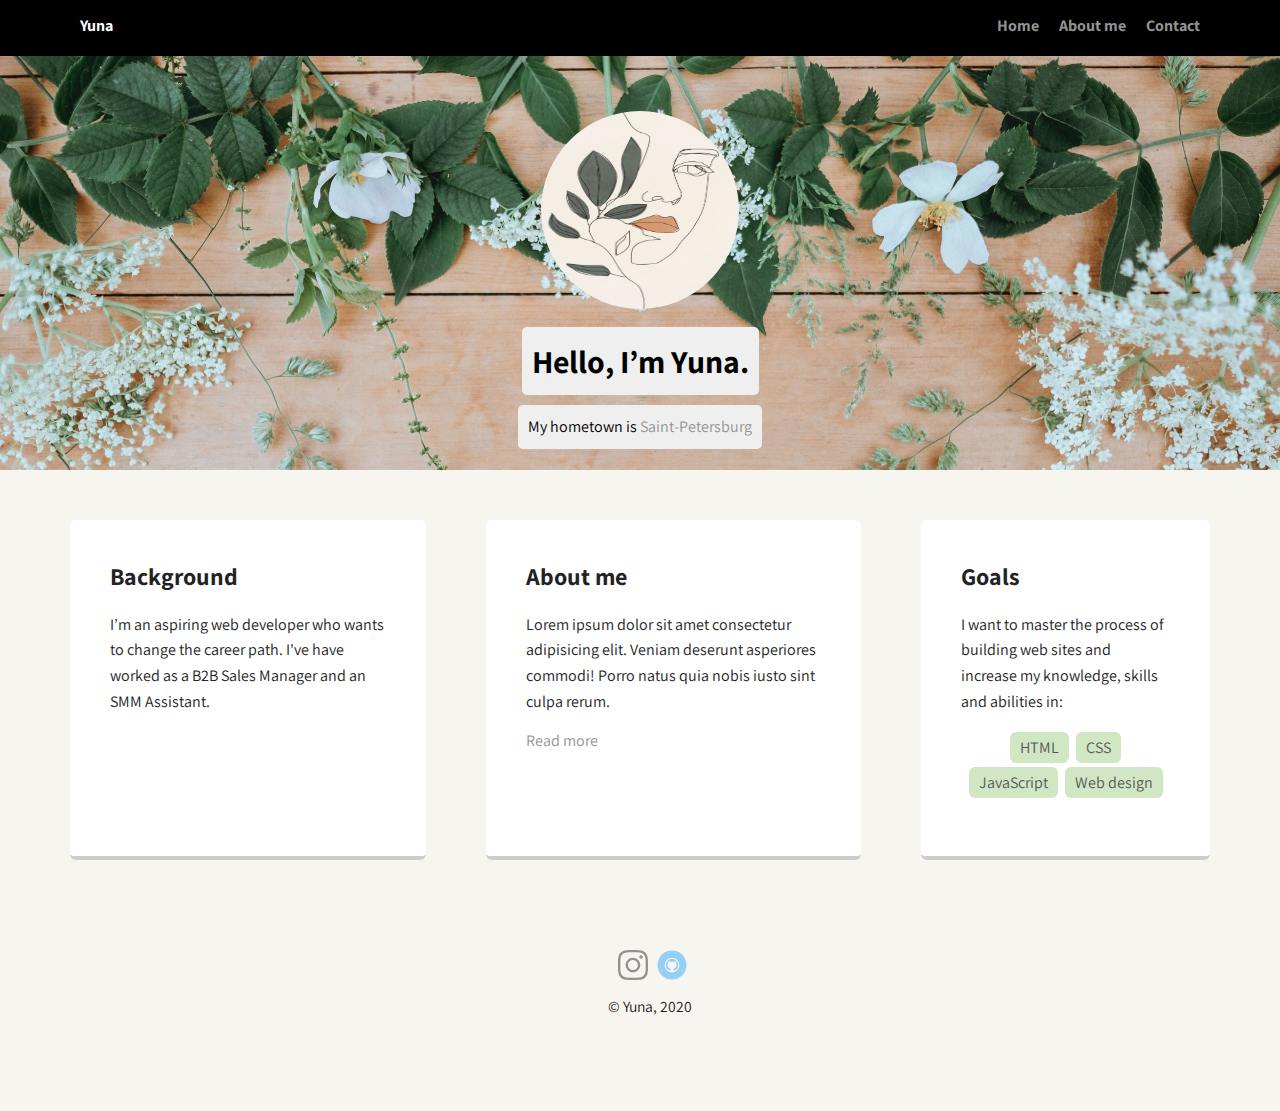
<file: Unit1/index.html>
<!doctype html>
<html lang="en">
<head>
  <meta charset="utf-8">
  <title>Yuna's Profile</title>
  <meta name="viewport" content="width=device-width, initial-scale=1.0">
  <link rel="stylesheet" href="styles.css">
  <link href="https://fonts.googleapis.com/css2?family=Assistant:wght@300&family=Poppins:wght@300&display=swap" rel="stylesheet">
</head>
  <body>

    <nav class="menu">
        <ul class="nav">
          <li class="name">Yuna</li>
          <li><a href="index.html">Home</a></li>
          <li><a href="about.html">About me</a></li>
          <li><a href="contact.html">Contact</a></li>
        </ul>
    </nav>

    <header>
      <img src="images/new-profile-pic.jpg" alt="Drawing of a girl" class="profile-image">
      <h1 class="tag name">Hello, I’m Yuna.</h1>
      <p class="tag location">My hometown is <a href="https://en.wikipedia.org/wiki/Saint_Petersburg" target="_blank">Saint-Petersburg</a></p>
    </header>

    <main class="flex">
      <section class="card">
        <h2>Background</h2>
        <p>I’m an aspiring web developer who wants to change the career path. I've have worked as a B2B Sales Manager and an SMM Assistant.</p>
      </section> 
      
      <section class="card">
        <h2>About me</h2>
        <p>Lorem ipsum dolor sit amet consectetur adipisicing elit. Veniam deserunt asperiores commodi! Porro natus quia nobis iusto sint culpa rerum.</p>
        <span><a href="about.html">Read more</a></span>
      </section> 

      <section class="card">
        <h2>Goals</h2>
        <p>I want to master the process of building web sites and increase my knowledge, skills and abilities in:</p>
        <ul class="skills">
          <li>HTML</li>
          <li>CSS</li>
          <li>JavaScript</li>
          <li>Web design</li>
        </ul>
      </section> 

    </main>
    <footer>
      <ul>
        <li><a href="https://instagram.com/ariuna.tumutova" class="social instagram" target="_blank">Instagram</a></li>
        <li><a href="https://github.com/AriunaTumutova" class="social github" target="_blank">Github</a></li>
      </ul>
      <p class="copyright">&copy; Yuna, 2020</p>
    </footer>
  </body>
  </html>
</file>
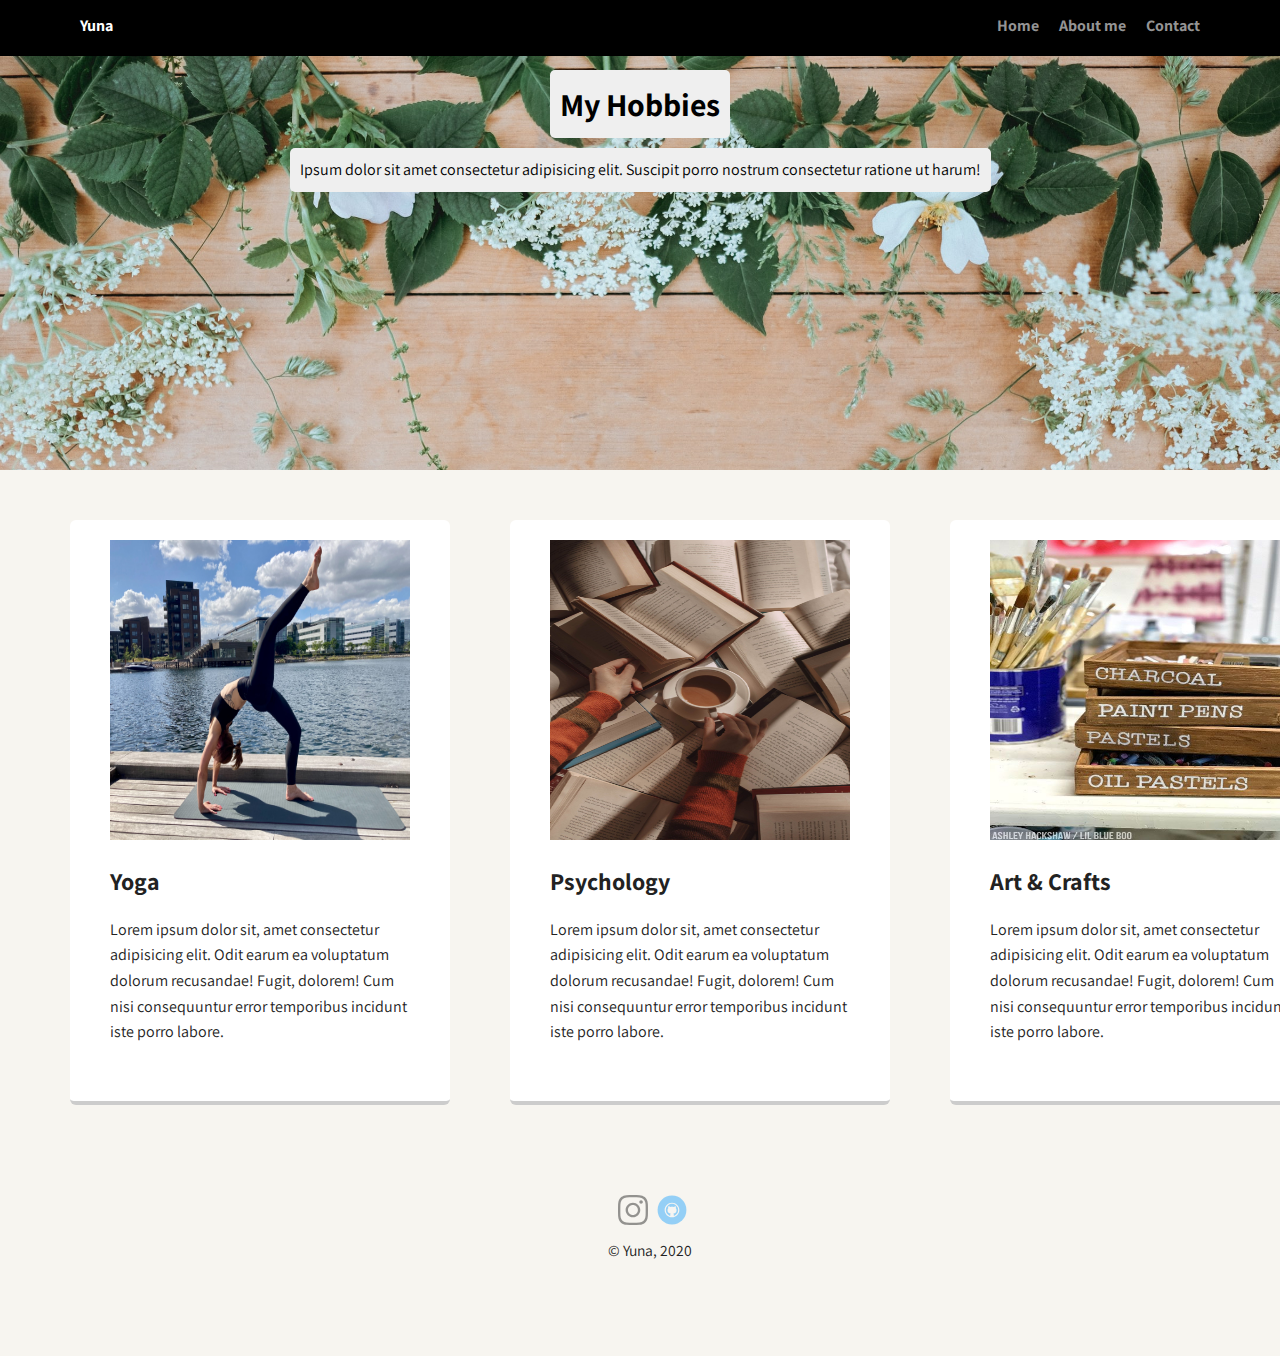
<file: Unit1/about.html>
<!doctype html>
<html lang="en">
<head>
  <meta charset="utf-8">
  <title>About Me</title>
  <meta name="viewport" content="width=device-width, initial-scale=1.0">
  <link rel="stylesheet" href="styles.css">
  <link href="https://fonts.googleapis.com/css2?family=Assistant:wght@300&family=Poppins:wght@300&display=swap" rel="stylesheet">
</head>
  <body>

    <nav class="menu">
        <ul class="nav">
          <li class="name">Yuna</li>
          <li><a href="index.html">Home</a></li>
          <li><a href="about.html">About me</a></li>
          <li><a href="contact.html">Contact</a></li>
        </ul>
    </nav>

    <header>
      <h1 class="tag name">My Hobbies</h1>
      <p class="tag location">Ipsum dolor sit amet consectetur adipisicing elit. Suscipit porro nostrum consectetur ratione ut harum!</p>
    </header>

    <main class="flex">
      <section class="card">
        <img src="images/yoga.jpg" alt="Yoga lesson" class="hobbies-image">
        <h2>Yoga</h2>
        <p>Lorem ipsum dolor sit, amet consectetur adipisicing elit. Odit earum ea voluptatum dolorum recusandae! Fugit, dolorem! Cum nisi consequuntur error temporibus incidunt iste porro labore.</p>
      </section> 

      <section class="card">
        <img src="images/books.jpeg" alt="Opened books" class="hobbies-image">
        <h2>Psychology</h2>
        <p>Lorem ipsum dolor sit, amet consectetur adipisicing elit. Odit earum ea voluptatum dolorum recusandae! Fugit, dolorem! Cum nisi consequuntur error temporibus incidunt iste porro labore.</p>
      </section> 

      <section class="card">
        <img src="images/art.jpeg" alt="Art supplies" class="hobbies-image">
        <h2>Art & Crafts</h2>
        <p>Lorem ipsum dolor sit, amet consectetur adipisicing elit. Odit earum ea voluptatum dolorum recusandae! Fugit, dolorem! Cum nisi consequuntur error temporibus incidunt iste porro labore.</p>
      </section> 

    </main>
    <footer>
      <ul>
        <li><a href="https://instagram.com/ariuna.tumutova" class="social instagram" target="_blank">Instagram</a></li>
        <li><a href="https://github.com/AriunaTumutova" class="social github" target="_blank">Github</a></li>
      </ul>
      <p class="copyright">&copy; Yuna, 2020</p>
    </footer>
  </body>
  </html>
</file>
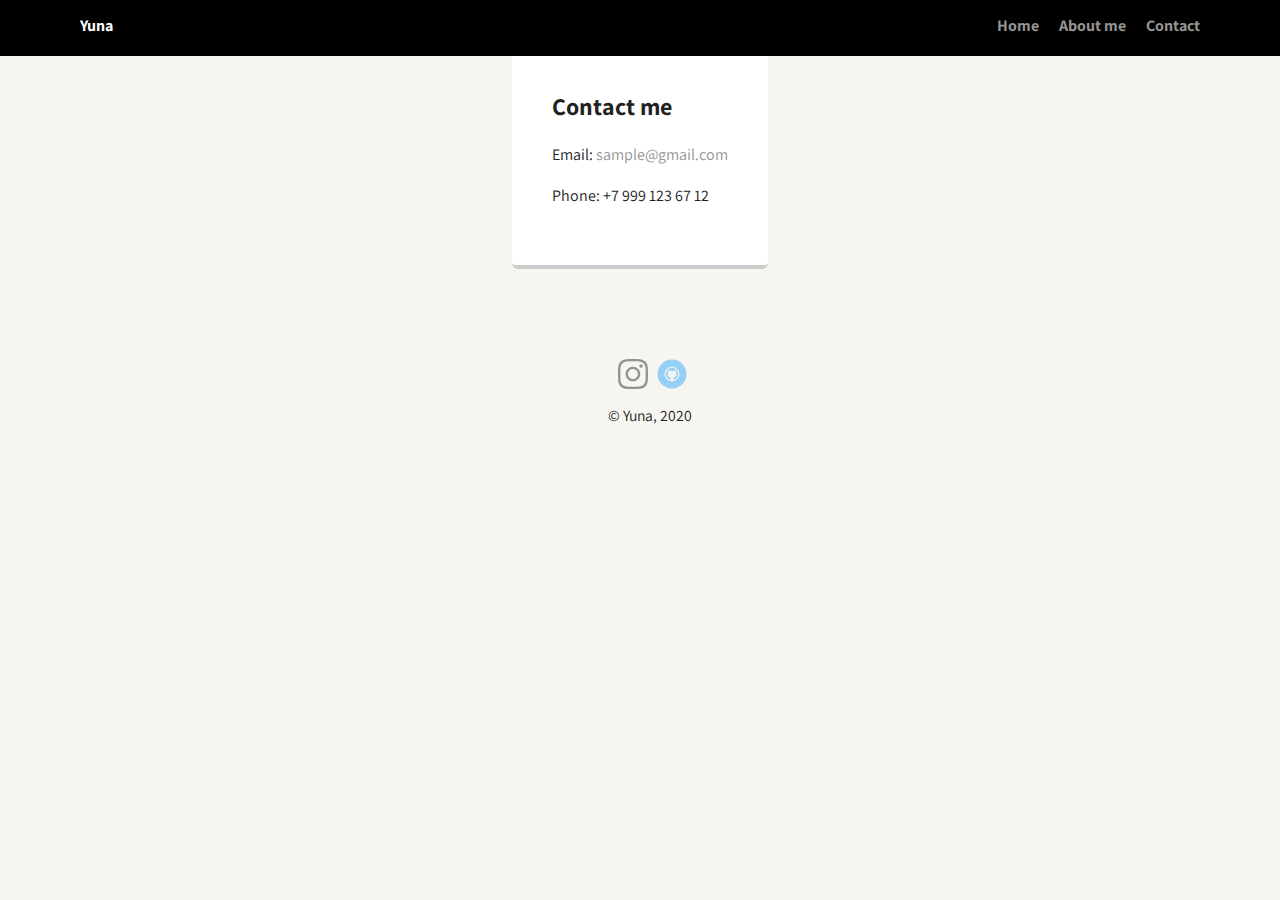
<file: Unit1/contact.html>
<!doctype html>
<html lang="en">
<head>
  <meta charset="utf-8">
  <title>About Me</title>
  <meta name="viewport" content="width=device-width, initial-scale=1.0">
  <link rel="stylesheet" href="styles.css">
  <link href="https://fonts.googleapis.com/css2?family=Assistant:wght@300&family=Poppins:wght@300&display=swap" rel="stylesheet">
</head>
  <body>

    <nav class="menu">
        <ul class="nav">
          <li class="name">Yuna</li>
          <li><a href="index.html">Home</a></li>
          <li><a href="about.html">About me</a></li>
          <li><a href="contact.html">Contact</a></li>
        </ul>
    </nav>

    <main class="flex">
      <section class="card">
        <h2>Contact me</h2>
        <p>Email: <a href="mailto:sample@gmail.com?subject=Hello%20there" target="_blank">sample@gmail.com</a></p>
        <p>Phone: +7 999 123 67 12</p>
      </section> 
    </main>

    <footer>
      <ul>
        <li><a href="https://instagram.com/ariuna.tumutova" class="social instagram" target="_blank">Instagram</a></li>
        <li><a href="https://github.com/AriunaTumutova" class="social github" target="_blank">Github</a></li>
      </ul>
      <p class="copyright">&copy; Yuna, 2020</p>
    </footer>
  </body>
  </html>
</file>
<file: Unit1/styles.css>
/* Global Layout Set-up */
* { 
  box-sizing: border-box;
}
  
body {
  margin: 0;
  padding: 0;
  text-align: center;
  font-family: 'Assistant', sans-serif;
  color: #222;
  background: #f7f5f0;
}
/* Link Styles */

a {
  text-decoration: none;
  color: rgb(148, 148, 148);
}
a:hover {
  color: #2d701f;
}

/* Section Styles */

.menu {
  width: 100%;
  background: black;
  min-height: 30px;
  padding: 10px;
  position: fixed;
  text-align: center;
}
.nav {
  display: flex;
  justify-content: space-around;
  font-weight: 700;
  list-style-type: none;
  margin: 0 auto;
  padding: 0;
}

.nav .name {
    display: block;
    margin-right: auto;
    color: white;
}
.nav li {
  padding: 5px 10px 10px 10px;
}
.nav a {
  transition: all .5s;
}
.nav a:hover {
  color: white
}

header {
  text-align: center;
  background: url('images/new-background.jpg') no-repeat top center ;
  background-size: cover;
  overflow: hidden;
  padding-top: 60px;
}
header {
  line-height: 1.5;
}
header .profile-image {
  margin-top: 50px;
  width: 200px;
  height: 200px;
  border-radius: 50%;
  border: 1px solid transparent;
  transition: all .7s;
}
header .profile-image:hover {
  transform: scale(1.5);
}

.hobbies-image {
  width: 300px;
  height: 300px;
}

.tag {
  background-color: #efefef;
  color: black;
  padding: 10px;
  border-radius: 5px;
  display: table;
  margin: 10px auto;
} 
/* .location {
  background-color: #222;
  color: yellow;
} */
.card {
  margin: 30px;
  padding: 20px 40px 40px;
  max-width: 500px;
  text-align: left;
  background: #fff;
  border-bottom: 4px solid #ccc;
  border-radius: 6px;
  transition: all .5s;
}
.card:hover {
  border-color: #4f6b5b;
}

ul.skills {
  padding: 0;
  text-align: center;
}

.skills li {
  border-radius: 6px;
  display: inline-block;
  background: #d1e7c4;
  color: rgb(87, 87, 87);
  padding: 5px 10px;
  margin: 2px;
}

/* .skills li:nth-child(odd) {
  background: #9cc091;
} */

footer {
  width: 100%;
  min-height: 30px;
  padding: 20px 0 40px 20px;
}

footer .copyright {
  top: -8px;
  font-size: .75em;
}

footer ul {
  list-style-type: none;
  margin: 0;
  padding: 0;
}

footer ul li {
  display: inline-block;
}

a.social {
  display: inline-block;
  text-indent: -9999px;
  margin-left: 5px;
  width: 30px;
  height: 30px;
  background-size: 30px 30px;
  opacity: .4;
  transition: all .5s;
}
a.instagram {
  background-image: url(images/instagram.svg);
}
a.github {
  background-image: url(images/github.svg);
}
a.social:hover {
  opacity: 1;
}
.clearfix {
  clear: both;
}

/* Styles for larger screens */
@media screen and (min-width: 720px) {
  
  .flex {
      display: -ms-flexbox;      /* TWEENER - IE 10 */
      display: flex; 
      max-width: 1200px;
      -ms-flex-pack: distribute;
      justify-content: space-around;
      margin: 0 auto;
  }

  header {
    min-height: 470px;
  }

  .nav {
    max-width: 1200px;
    padding: 0 30px;
  }


  main {
    padding-top: 20px;
  }

  main p {
    line-height: 1.6em;
  }

  footer {
    font-size: 1.3em;
    max-width: 1200px;
    margin: 40px auto;
  }

}
</file>
